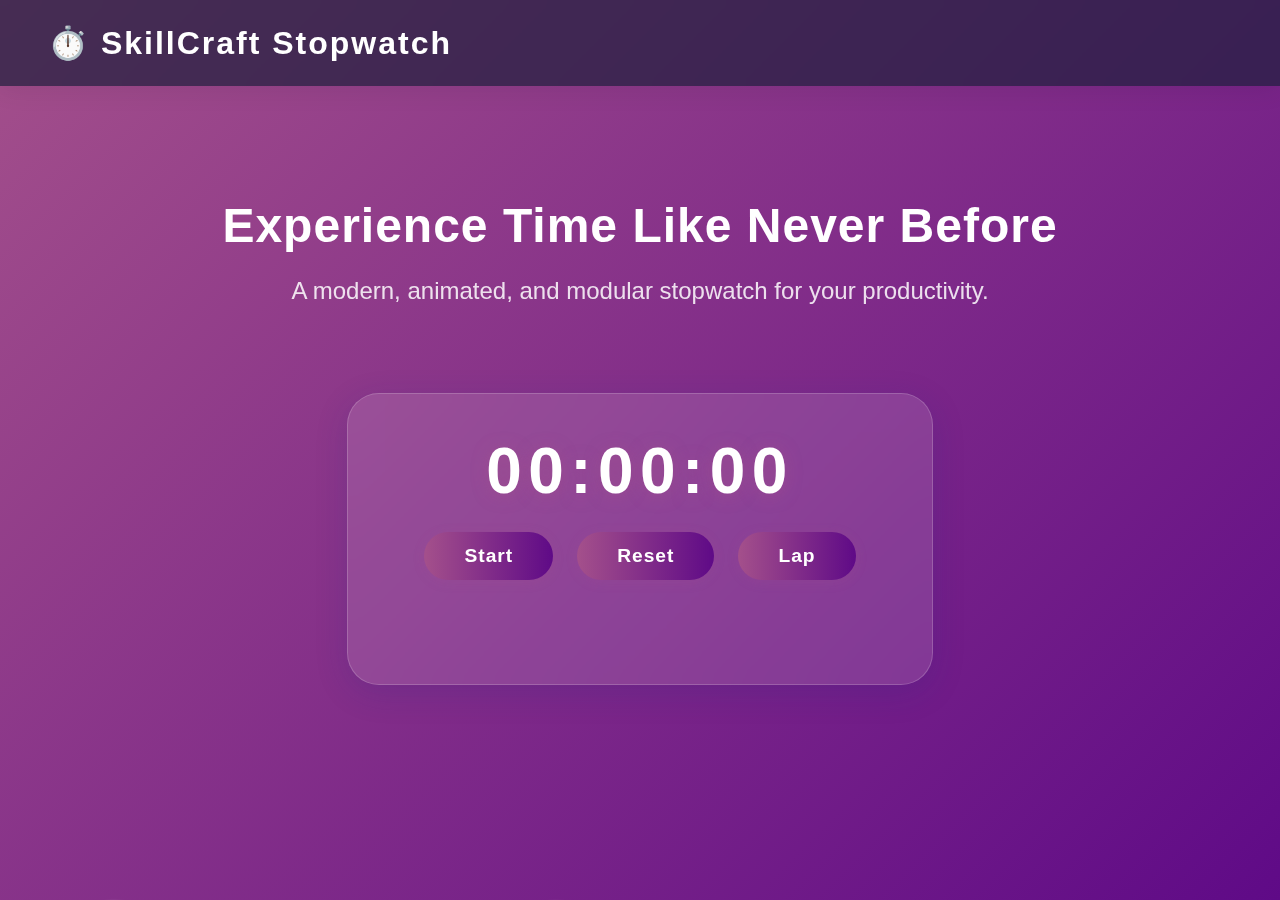
<file: SCT_WD_02/index.html>
<!DOCTYPE html>
<html lang="en">
<head>
  <meta charset="UTF-8">
  <meta name="viewport" content="width=device-width, initial-scale=1.0">
  <title>Modern Animated Stopwatch</title>
  <link rel="stylesheet" href="style.css">
</head>
<body>
  <header class="navbar">
    <div class="logo">⏱️ SkillCraft Stopwatch</div>
  </header>
  <main>
    <section class="hero" id="home">
      <h1 class="hero-title">Experience Time Like Never Before</h1>
      <p class="hero-subtitle">A modern, animated, and modular stopwatch for your productivity.</p>
    </section>
    <section class="stopwatch-section">
      <div class="stopwatch-container glass">
        <div class="stopwatch-display" id="display">00:00:00</div>
        <div class="controls">
          <button class="btn start-btn" id="startStopBtn">Start</button>
          <button class="btn reset-btn" id="resetBtn">Reset</button>
          <button class="btn lap-btn" id="lapBtn">Lap</button>
        </div>
        <div class="lap-times" id="lapTimes"></div>
      </div>
    </section>
  </main>
  <div class="animated-bg" id="animatedBg"></div>
  <script type="module" src="script.js"></script>
</body>
</html>
</file>
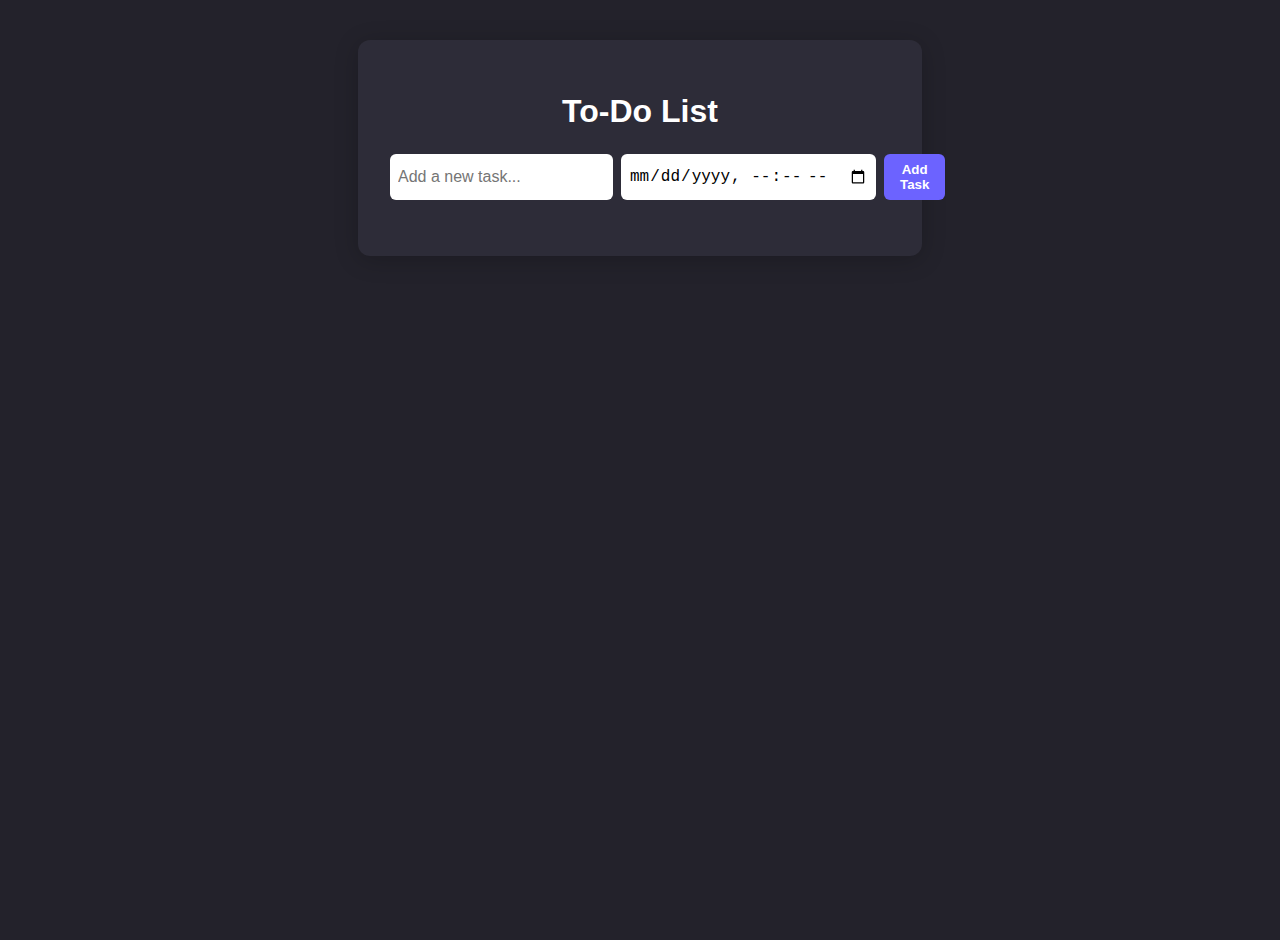
<file: SCT_WD_04/index.html>
<!DOCTYPE html>
<html lang="en">
<head>
    <meta charset="UTF-8">
    <meta name="viewport" content="width=device-width, initial-scale=1.0">
    <title>To-Do Web App</title>
    <link rel="stylesheet" href="style.css">
</head>
<body>
    <div class="container">
        <h1>To-Do List</h1>
        <form id="task-form">
            <input type="text" id="task-input" placeholder="Add a new task..." required>
            <input type="datetime-local" id="task-datetime" required>
            <button type="submit">Add Task</button>
        </form>
        <ul id="task-list"></ul>
    </div>
    <!-- Edit Modal -->
    <div id="edit-modal" class="modal">
        <div class="modal-content">
            <span class="close">&times;</span>
            <h2>Edit Task</h2>
            <input type="text" id="edit-task-input">
            <input type="datetime-local" id="edit-task-datetime">
            <button id="save-edit">Save</button>
        </div>
    </div>
    <script src="script.js"></script>
</body>
</html>
</file>
<file: SCT_WD_04/style.css>
body {
    background: #23222b;
    color: #fff;
    font-family: 'Segoe UI', sans-serif;
    margin: 0;
    padding: 0;
    min-height: 100vh;
}
.container {
    max-width: 500px;
    margin: 40px auto;
    background: #2d2c38;
    padding: 2rem;
    border-radius: 12px;
    box-shadow: 0 4px 24px rgba(0,0,0,0.2);
}
h1 {
    text-align: center;
    margin-bottom: 1.5rem;
}
#task-form {
    display: flex;
    gap: 0.5rem;
    margin-bottom: 1.5rem;
}
#task-form input[type="text"],
#task-form input[type="datetime-local"] {
    flex: 1;
    padding: 0.5rem;
    border: none;
    border-radius: 6px;
    font-size: 1rem;
}
#task-form button {
    padding: 0.5rem 1rem;
    border: none;
    background: #6c63ff;
    color: #fff;
    border-radius: 6px;
    cursor: pointer;
    font-weight: bold;
    transition: background 0.2s;
}
#task-form button:hover {
    background: #554ee0;
}
#task-list {
    list-style: none;
    padding: 0;
}
.task-item {
    background: #393850;
    margin-bottom: 0.75rem;
    padding: 0.75rem 1rem;
    border-radius: 8px;
    display: flex;
    align-items: center;
    justify-content: space-between;
    transition: background 0.2s;
}
.task-item.completed {
    text-decoration: line-through;
    opacity: 0.6;
}
.task-info {
    flex: 1;
    display: flex;
    flex-direction: column;
}
.task-actions button {
    margin-left: 0.5rem;
    background: none;
    border: none;
    color: #6c63ff;
    cursor: pointer;
    font-size: 1.1rem;
    transition: color 0.2s;
}
.task-actions button:hover {
    color: #fff;
}
.task-date {
    font-size: 0.85rem;
    color: #b3b3b3;
    margin-top: 0.2rem;
}
/* Modal Styles */
.modal {
    display: none;
    position: fixed;
    z-index: 1000;
    left: 0;
    top: 0;
    width: 100vw;
    height: 100vh;
    overflow: auto;
    background: rgba(0,0,0,0.5);
}
.modal-content {
    background: #2d2c38;
    margin: 10% auto;
    padding: 2rem;
    border-radius: 10px;
    width: 90%;
    max-width: 400px;
    position: relative;
}
.close {
    position: absolute;
    top: 10px;
    right: 18px;
    color: #fff;
    font-size: 1.5rem;
    cursor: pointer;
}
</file>
<file: SCT_WD_02/style.css>
/* Reset and base styles */
body {
  font-family: 'Segoe UI', Arial, sans-serif;
  margin: 0;
  padding: 0;
  min-height: 100vh;
  background: linear-gradient(135deg, #a4508b 0%, #5f0a87 100%);
  overflow-x: hidden;
  position: relative;
}

.animated-bg {
  position: fixed;
  top: 0; left: 0; width: 100vw; height: 100vh;
  z-index: 0;
  pointer-events: none;
  background: transparent;
}

/* Navbar */
.navbar {
  display: flex;
  justify-content: space-between;
  align-items: center;
  padding: 1.5rem 3rem;
  background: rgba(30, 30, 60, 0.7);
  box-shadow: 0 4px 24px rgba(0,0,0,0.08);
  position: sticky;
  top: 0;
  z-index: 10;
  backdrop-filter: blur(8px);
}
.logo {
  font-size: 2rem;
  color: #fff;
  font-weight: bold;
  letter-spacing: 2px;
}
.navbar ul {
  list-style: none;
  display: flex;
  gap: 2rem;
  margin: 0;
  padding: 0;
}
.navbar a {
  color: #fff;
  text-decoration: none;
  font-size: 1.1rem;
  transition: color 0.2s;
}
.navbar a:hover {
  color: #ffb347;
}

/* Hero Section */
.hero {
  padding: 5rem 2rem 2rem 2rem;
  text-align: center;
  color: #fff;
  z-index: 1;
  position: relative;
  animation: fadeInDown 1.2s cubic-bezier(.77,0,.18,1) 0.2s both;
}
.hero-title {
  font-size: 3rem;
  font-weight: 700;
  margin-bottom: 1rem;
  letter-spacing: 1px;
}
.hero-subtitle {
  font-size: 1.5rem;
  font-weight: 400;
  opacity: 0.85;
}

/* Stopwatch Section */
.stopwatch-section {
  display: flex;
  justify-content: center;
  align-items: flex-start;
  padding: 2rem 0 1rem 0;
  z-index: 1;
  position: relative;
}
.stopwatch-container {
  width: 100%;
  max-width: 520px;
  margin: 0 auto;
  padding: 2.5rem 2rem 2rem 2rem;
  border-radius: 2rem;
  box-shadow: 0 8px 32px 0 rgba(31, 38, 135, 0.18);
  background: rgba(255,255,255,0.12);
  backdrop-filter: blur(16px);
  border: 1.5px solid rgba(255,255,255,0.18);
  display: flex;
  flex-direction: column;
  align-items: center;
  animation: fadeInUp 1.2s cubic-bezier(.77,0,.18,1) 0.5s both;
}
.stopwatch-display {
  font-size: 4rem;
  font-weight: 700;
  color: #fff;
  letter-spacing: 0.1em;
  margin-bottom: 1.5rem;
  text-shadow: 0 2px 16px #a4508b99;
  transition: color 0.3s;
  animation: popIn 0.8s cubic-bezier(.77,0,.18,1);
}
.controls {
  display: flex;
  gap: 1.5rem;
  margin-bottom: 1.5rem;
}
.btn {
  padding: 0.8rem 2.5rem;
  font-size: 1.2rem;
  border: none;
  border-radius: 2rem;
  font-weight: 600;
  letter-spacing: 1px;
  background: linear-gradient(90deg, #a4508b 0%, #5f0a87 100%);
  color: #fff;
  box-shadow: 0 2px 12px #a4508b33;
  cursor: pointer;
  transition: background 0.3s, transform 0.2s, color 0.2s;
  outline: none;
  position: relative;
  overflow: hidden;
}
.btn:hover, .btn:focus {
  background: linear-gradient(90deg, #ffb347 0%, #ffcc70 100%);
  color: #5f0a87;
  transform: translateY(-2px) scale(1.05);
  box-shadow: 0 4px 24px #ffb34755;
}

/* Lap Times */
.lap-times {
  width: 100%;
  min-height: 2rem;
  color: #fff;
  font-size: 1.1rem;
  text-align: left;
  margin-top: 1rem;
  animation: fadeIn 1s cubic-bezier(.77,0,.18,1) 1s both;
}
.lap-times p {
  margin: 0.3rem 0;
  padding: 0.5rem 1rem;
  border-radius: 1rem;
  background: rgba(255,255,255,0.08);
  box-shadow: 0 2px 8px #a4508b22;
  animation: lapEntry 0.7s cubic-bezier(.77,0,.18,1);
}

/* Features Section */
.features-section {
  padding: 2rem 1rem 1rem 1rem;
  color: #fff;
  text-align: center;
  z-index: 1;
  position: relative;
}
.features-list {
  list-style: none;
  padding: 0;
  margin: 1rem auto 0 auto;
  max-width: 400px;
  text-align: left;
}
.features-list li {
  margin: 0.7rem 0;
  padding-left: 1.2rem;
  position: relative;
}
.features-list li:before {
  content: '✔';
  color: #ffb347;
  position: absolute;
  left: 0;
}

/* Laps Section */
.laps-section {
  padding: 2rem 1rem 3rem 1rem;
  color: #fff;
  text-align: center;
  z-index: 1;
  position: relative;
}
.lap-history {
  min-height: 2rem;
  margin-top: 1rem;
  font-size: 1.1rem;
  text-align: left;
  max-width: 520px;
  margin-left: auto;
  margin-right: auto;
}

/* Animations */
@keyframes fadeInDown {
  from { opacity: 0; transform: translateY(-40px); }
  to { opacity: 1; transform: translateY(0); }
}
@keyframes fadeInUp {
  from { opacity: 0; transform: translateY(40px); }
  to { opacity: 1; transform: translateY(0); }
}
@keyframes fadeIn {
  from { opacity: 0; }
  to { opacity: 1; }
}
@keyframes popIn {
  0% { transform: scale(0.7); opacity: 0; }
  80% { transform: scale(1.1); opacity: 1; }
  100% { transform: scale(1); }
}
@keyframes lapEntry {
  from { opacity: 0; transform: translateX(40px); }
  to { opacity: 1; transform: translateX(0); }
}

/* Responsive Design */
@media (max-width: 700px) {
  .navbar { flex-direction: column; padding: 1rem; }
  .stopwatch-container { padding: 1.5rem 0.5rem; }
  .stopwatch-display { font-size: 2.2rem; }
  .controls { flex-direction: column; gap: 1rem; }
  .features-list, .lap-history { max-width: 95vw; }
}
</file>
